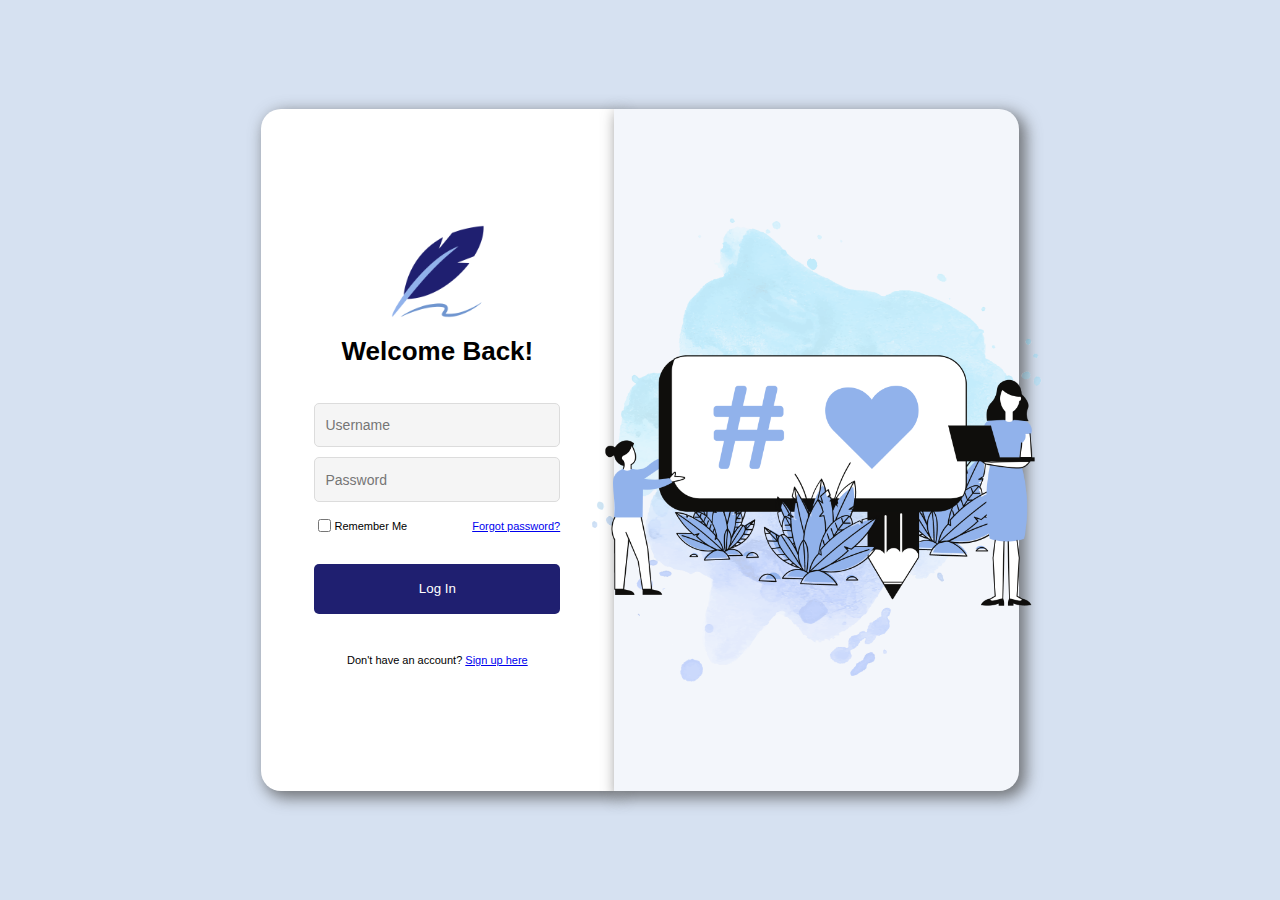
<file: index.html>
<html>
    <head>
        <title>Social Media: Login Form</title>
        <link rel="stylesheet" href="css/app.css">
        <script src="scripts/app.js"></script>
    </head>

    <body class="main-container">
        <!-- ======= Main Flex Container (Entire Rectangle) ======= -->
        <div class="flex-login-container">

            <!-- ======= Flex Item #1 (Left Half) ======= -->
            <div class="login-container">
                <img src="assets/images/mock-social-media-logo.png" alt="Mock Social Media Logo" height="60" class="website-logo">
                <h1>Welcome Back!</h1>

                <form action="index2.html" method="POST" id="login-form">
                    <input type="text" name="username" id="username" class="text-field" placeholder="Username" required>
                    <!-- username: admin, PW: 1234 -->
                    <input type="password" name="password" id="password" class="text-field"  placeholder="Password" required>
                    <div class="login-action-row-1">
                        <div class="dual-action-container">
                            <input type="checkbox">
                            <p>Remember Me</p>
                        </div>
                        <a href="https://www.google.com">Forgot password?</a>
                    </div>
                    <button type="button" onclick="validate()" class="login-button">Log In</button>
                </form>

                <div class="login-action-row-2">
                    <p>Don't have an account? <a href="https://www.google.com">Sign up here</a></p>
                </div>
            </div>

            <!-- ======= Flex Item #2 (Right Half) ======= -->
            <div class="side-image-container">
                <img src="assets/images/login-side-image.png" alt="Drawn Characters Interacting with Each Other" height="310" class="decorative-image">
            </div>
        </div>
    </body>
</html>
</file>
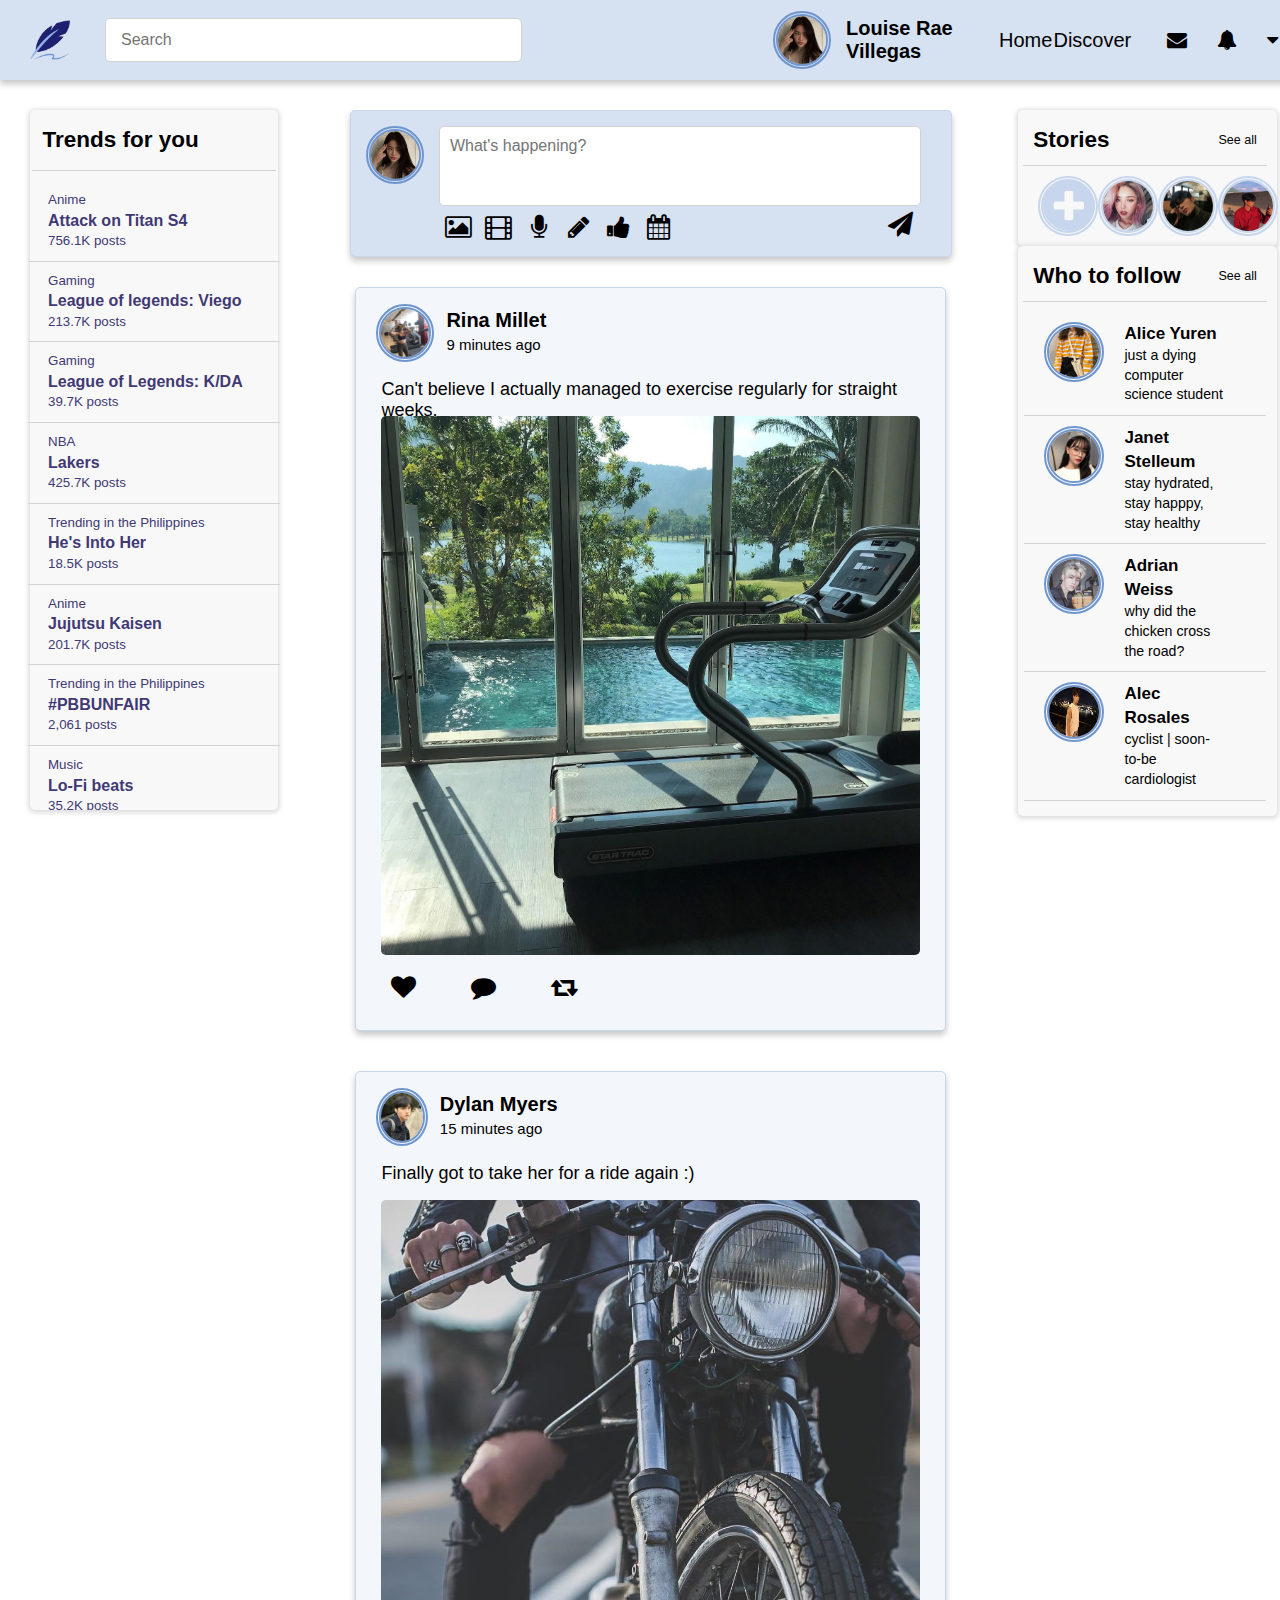
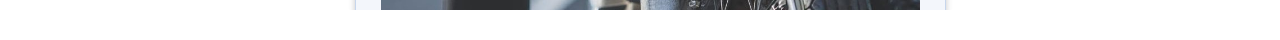
<file: newsfeed.html>
<html>
    <head>
        <title>Social Media: News Feed</title>
        <link rel="stylesheet" href="css/newsfeed.css">
        <link rel="stylesheet" href="https://cdnjs.cloudflare.com/ajax/libs/font-awesome/4.7.0/css/font-awesome.min.css">
    </head>

    <body>
        <main>
        <!-- ============== HEADER ============== -->
            <header class="header">
                <!---- LOGO, SEARCH BAR ---->
                <div class="header-actions-1">
                    <img src="assets/images/mock-social-media-logo.png" alt="Mock Social Media Logo" height="40" class="logo">
                    <input type="text"class="search-bar" placeholder="Search">
                </div>

                <!---- TABS ---->
                <div class="header-actions-2">

                    <!---- PROFILE TAB ---->
                    <a class="profile-tab" href="https://www.google.com">
                        <img class="profile-picture" src="assets/images/profile-picture.png" alt="Profile Picture" height="48" width="48">
                        <strong class="individual-element">Louise Rae Villegas</strong>
                    </a>
                    
                    <div class="tab-container">
                        <!---- CREATE TAB ---->
                        <div class="other-tab">
                            <a href="https://www.google.com">Home</a>
                        </div>

                        <!---- HOME TAB ---->
                        <div class="other-tab">
                            <a href="https://www.google.com">Discover</a>
                        </div>
                        
                        <!---- ICON TABS (MESSAGES, NOTIFICATIONS, MORE OPTIONS) ---->
                        <div class="icon-tab">
                            <abbr title="Messages"><a class="individual-element" href="https://www.google.com"><i class="fa fa-envelope"></i></a></abbr>
                            <abbr title="Notifications"><a class="individual-element" href="https://www.google.com"><i class="fa fa-bell"></i></a></abbr>
                            <abbr title="More"><a class="individual-element" href="https://www.google.com"><i class="fa fa-caret-down"></i></a></abbr>
                        </div>
                    </div>

                </div>
            </header>


        <!-- ============== MAIN CONTENTS ============== -->
        <main class="flex-main">
            <!-- ============== CONTAINER FOR ALL LEFT PANEL ELEMENTS ============== -->
            <div class="flex-left-panel">
                <!-- ========== LEFT PANEL: TRENDING TOPICS ========== -->
                <div class="trend-heading">
                    <h2>Trends for you</h2>
                </div>
                <div class="trend-content">
                    <div class="trend-entry">
                        <small>Anime</small><br>
                        <strong>Attack on Titan S4</strong></br>
                        <small>756.1K posts</small>
                    </div>
                    <div class="trend-entry">
                        <small>Gaming</small><br>
                        <strong>League of legends: Viego</strong><br>
                        <small>213.7K posts</small>
                    </div>
                    <div class="trend-entry">
                        <small>Gaming</small><br>
                        <strong>League of Legends: K/DA</strong><br>
                        <small>39.7K posts</small>
                    </div>
                    <div class="trend-entry">
                        <small>NBA</small><br>
                        <strong>Lakers</strong><br>
                        <small>425.7K posts</small>
                    </div>                
                    <div class="trend-entry">
                        <small>Trending in the Philippines</small><br>
                        <strong>He's Into Her</strong><br>
                        <small>18.5K posts</small>
                    </div>
                    <div class="trend-entry">
                        <small>Anime</small><br>
                        <strong>Jujutsu Kaisen</strong><br>
                        <small>201.7K posts</small>
                    </div>
                    <div class="trend-entry">
                        <small>Trending in the Philippines</small><br>
                        <strong>#PBBUNFAIR</strong><br>
                        <small>2,061 posts</small>
                    </div>
                    <div class="trend-entry">
                        <small>Music</small><br>
                        <strong>Lo-Fi beats</strong><br>
                        <small>35.2K posts</small>
                    </div>
                    <div class="trend-entry">
                        <small>COVID-19</small><br>
                        <strong>New Vaccine</strong><br>
                        <small>113.4K posts</small>
                    </div>
                    <div class="trend-entry">
                        <small>Trending in the Philippines</small><br>
                        <strong>Thank you shopee</strong><br>
                        <small>4,092K posts</small>
                    </div>
                </div>
            </div>


            <!-- ============== CONTAINER FOR ALL CENTER PANEL ELEMENTS ============== -->
            <div class="flex-center-panel">
                <!-- ============== CENTER PANEL: CREATE POST ============== -->
                <div class="outer-container">
                    <div class="create-post-panel">
                        <img class="profile-picture" src="assets/images/profile-picture.png" alt="Profile Picture" height="48" width="48">
                        <div class="action-panel">
                            <textarea class="input-text" rows="6" placeholder="What's happening?"></textarea>
                            <div class="create-post-action-row">
                                <div class="main-action-row">
                                    <abbr title="Photo"><div><button class="create-post-action-button"><i class="fa fa-image"></i></button></div></abbr>
                                    <abbr title="Video"><div><button class="create-post-action-button"><i class="fa fa-film"></i></button></div></abbr>
                                    <abbr title="Audio"><div><button class="create-post-action-button"><i class="fa fa-microphone"></i></button></div></abbr>
                                    <abbr title="Poll"><div><button class="create-post-action-button"><i class="fa fa-pencil"></i></button></div></abbr>
                                    <abbr title="Emoji"><div><button class="create-post-action-button"><i class="fa fa-thumbs-up"></i></button></div></abbr>
                                    <abbr title="Schedule a post"><div><button class="create-post-action-button"><i class="fa fa-calendar"></i></button></div></abbr>
                                </div>
                                <abbr title="Publish post"><div><button class="create-post-action-button"><i class="fa fa-paper-plane"></i></button></div></abbr>
                            </div>
                        </div>
                    </div>
                </div>


                <!-- ============== CENTER PANEL: NEWSFEED ============== -->
                <!-- ============== Post 1 ============== -->
                <div class="newsfeed-panel">
                    <div class="newsfeed-post">
                        <div class="header-section">
                            <img src="assets/images/newsfeed-post-1.jpg" alt="Profile Picture of Random Mock Account" height="48" width="48" class="profile-picture">
                            <div class="name-section">
                                <strong class="newsfeed-name">Rina Millet</strong>
                                <small class="timestamp">9 minutes ago</small>
                            </div>
                        </div>
                        <div class="content-section">
                            <p>Can't believe I actually managed to exercise regularly for straight weeks.
                        </div>
                        <div class="media-section">
                            <img src="assets/images/newsfeed-post-1-media.jpg" alt="Home treadmill looking out to a swimming pool" class="media" width="100%"> 
                        </div>
                        <div class="interaction-row">
                            <div class="heart-container">
                                <button onclick="react(1)" id="heart-button" type="button" class="heart-action"><i class="fa fa-heart"></i></button>
                                <div class="heart-count" id="heart-count-1"></div>
                            </div>
                            <div class="comment-container">
                                <button type="button" class="comment-action"><i class="fa fa-comment"></i></button>
                                <div class="comment-count"></div>
                            </div>
                            <div class="repost-container">
                                <button type="button" class="repost-action"><i class="fa fa-retweet"></i></button>
                                <div class="repost-count"></div>
                            </div>
                        </div>
                    </div>
                </div>

                <!-- ============== Post 2 ============== -->
                <div class="newsfeed-panel">
                    <div class="newsfeed-post">
                        <div class="header-section">
                            <img src="assets/images/newsfeed-post-2.jpg" alt="Profile Picture of Random Mock Account" height="48" width="48" class="profile-picture">
                            <div class="name-section">
                                <strong class="newsfeed-name">Dylan Myers</strong>
                                <small class="timestamp">15 minutes ago</small>
                            </div>
                        </div>
                        <div class="content-section">
                            <p>Finally got to take her for a ride again :)</p>
                        </div>
                        <div class="media-section">
                            <img src="assets/images/newsfeed-post-2-media.jpg" alt="Motorcycle" class="media" width="100%"> 
                        </div>
                        <div class="interaction-row">
                            <div class="heart-container">
                                <button onclick="react(2)" type="button" class="heart-action"><i class="fa fa-heart"></i></button>
                                <div class="heart-count" id="heart-count-2"></div>
                            </div>
                            <div class="comment-container">
                                <button type="button" class="comment-action"><i class="fa fa-comment"></i></button>
                                <div class="comment-count"></div>
                            </div>
                            <div class="repost-container">
                                <button type="button" class="repost-action"><i class="fa fa-retweet"></i></button>
                                <div class="repost-count"></div>
                            </div>
                        </div>
                    </div>
                </div>

                <!-- ============== Post 3 ============== -->
                <div class="newsfeed-panel">
                    <div class="newsfeed-post">
                        <div class="header-section">
                            <img src="assets/images/newsfeed-post-3.jpg" alt="Profile Picture of Random Mock Account" height="48" width="48" class="profile-picture">
                            <div class="name-section">
                                <strong class="newsfeed-name">Lillia Sy</strong>
                                <small class="timestamp">1 hour ago</small>
                            </div>
                        </div>
                        <div class="content-section">
                            <p>Missing Tokyo so bad! <span class="hashtags">#Throwback</span></p>
                        </div>
                        <div class="media-section">
                            <img src="assets/images/newsfeed-post-3-media.jpg" alt="Tokyo with neon lights" class="media" width="100%"> 
                        </div>
                        <div class="interaction-row">
                            <div class="heart-container">
                                <button onclick="react(3)" type="button" class="heart-action"><i class="fa fa-heart"></i></button>
                                <div class="heart-count" id="heart-count-3"></div>
                            </div>
                            <div class="comment-container">
                                <button type="button" class="comment-action"><i class="fa fa-comment"></i></button>
                                <div class="comment-count"></div>
                            </div>
                            <div class="repost-container">
                                <button type="button" class="repost-action"><i class="fa fa-retweet"></i></button>
                                <div class="repost-count"></div>
                            </div>
                        </div>
                    </div>
                </div>

                <!-- ============== Post 4 ============== -->
                <div class="newsfeed-panel">
                    <div class="newsfeed-post">
                        <div class="header-section">
                            <img src="assets/images/newsfeed-post-4.jpg" alt="Profile Picture of Random Mock Account" height="48" width="48" class="profile-picture">
                            <div class="name-section">
                                <strong class="newsfeed-name">Mimi Sukuna</strong>
                                <small class="timestamp">1 hour ago</small>
                            </div>
                        </div>
                        <div class="content-section">
                            <p>just LOOK at this adorable babie</p>
                        </div>
                        <div class="media-section">
                            <img src="assets/images/newsfeed-post-4-media.jpg" alt="Sleepy cat" class="media" width="100%"> 
                        </div>
                        <div class="interaction-row">
                            <div class="heart-container">
                                <button onclick="react(4)" type="button" class="heart-action"><i class="fa fa-heart"></i></button>
                                <div class="heart-count" id="heart-count-4"></div>
                            </div>
                            <div class="comment-container">
                                <button type="button" class="comment-action"><i class="fa fa-comment"></i></button>
                                <div class="comment-count"></div>
                            </div>
                            <div class="repost-container">
                                <button type="button" class="repost-action"><i class="fa fa-retweet"></i></button>
                                <div class="repost-count"></div>
                            </div>
                        </div>
                    </div>
                </div>

                <!-- ============== Post 5 ============== -->
                <div class="newsfeed-panel">
                    <div class="newsfeed-post">
                        <div class="header-section">
                            <img src="assets/images/newsfeed-post-5.jpg" alt="Profile Picture of Random Mock Account" height="48" width="48" class="profile-picture">
                            <div class="name-section">
                                <strong class="newsfeed-name">Mark Sun</strong>
                                <small class="timestamp">2 hours ago</small>
                            </div>
                        </div>
                        <div class="content-section">
                            <p>back when i could casually get to high places haha</p>
                        </div>
                        <div class="media-section">
                            <img src="assets/images/newsfeed-post-5-media.jpg" alt="Man on roof" class="media" width="100%"> 
                        </div>
                        <div class="interaction-row">
                            <div class="heart-container">
                                <button onclick="react(5)" type="button" class="heart-action"><i class="fa fa-heart"></i></button>
                                <div class="heart-count" id="heart-count-5"></div>
                            </div>
                            <div class="comment-container">
                                <button type="button" class="comment-action"><i class="fa fa-comment"></i></button>
                                <div class="comment-count"></div>
                            </div>
                            <div class="repost-container">
                                <button type="button" class="repost-action"><i class="fa fa-retweet"></i></button>
                                <div class="repost-count"></div>
                            </div>
                        </div>
                    </div>
                </div>

                <!-- ============== Post 6 ============== -->
                <div class="newsfeed-panel">
                    <div class="newsfeed-post">
                        <div class="header-section">
                            <img src="assets/images/newsfeed-post-6.jpg" alt="Profile Picture of Random Mock Account" height="48" width="48" class="profile-picture">
                            <div class="name-section">
                                <strong class="newsfeed-name">Aubrey Jones</strong>
                                <small class="timestamp">3 hours ago</small>
                            </div>
                        </div>
                        <div class="content-section">
                            <p>Embracing the <i>plantita</i> life!</p>
                        </div>
                        <div class="media-section">
                            <img src="assets/images/newsfeed-post-6-media.jpg" alt="Indoor plants" class="media" width="100%"> 
                        </div>
                        <div class="interaction-row">
                            <div class="heart-container">
                                <button onclick="react(6)" type="button" class="heart-action"><i class="fa fa-heart"></i></button>
                                <div class="heart-count" id="heart-count-6"></div>
                            </div>
                            <div class="comment-container">
                                <button type="button" class="comment-action"><i class="fa fa-comment"></i></button>
                                <div class="comment-count"></div>
                            </div>
                            <div class="repost-container">
                                <button type="button" class="repost-action"><i class="fa fa-retweet"></i></button>
                                <div class="repost-count"></div>
                            </div>
                        </div>
                    </div>
                </div>

                <!-- ============== Post 7 ============== -->
                <div class="newsfeed-panel">
                    <div class="newsfeed-post">
                        <div class="header-section">
                            <img src="assets/images/newsfeed-post-7.jpg" alt="Profile Picture of Random Mock Account" height="48" width="48" class="profile-picture">
                            <div class="name-section">
                                <strong class="newsfeed-name">Nick Park</strong>
                                <small class="timestamp">3 hours ago</small>
                            </div>
                        </div>
                        <div class="content-section">
                            <p>Getting ready for my new mukbang video! Subscribe to my channel <a href="https://www.google.com" class="hashtags"><u>here!</u></a></p>
                        </div>
                        <div class="media-section">
                            <img src="assets/images/newsfeed-post-7-media.jpg" alt="Chicken wings" class="media" width="100%"> 
                        </div>
                        <div class="interaction-row">
                            <div class="heart-container">
                                <button onclick="react(7)" type="button" class="heart-action"><i class="fa fa-heart"></i></button>
                                <div class="heart-count" id="heart-count-7"></div>
                            </div>
                            <div class="comment-container">
                                <button type="button" class="comment-action"><i class="fa fa-comment"></i></button>
                                <div class="comment-count"></div>
                            </div>
                            <div class="repost-container">
                                <button type="button" class="repost-action"><i class="fa fa-retweet"></i></button>
                                <div class="repost-count"></div>
                            </div>
                        </div>
                    </div>
                </div>

                <!-- ============== Post 8 ============== -->
                <div class="newsfeed-panel">
                    <div class="newsfeed-post">
                        <div class="header-section">
                            <img src="assets/images/newsfeed-post-8.jpg" alt="Profile Picture of Random Mock Account" height="48" width="48" class="profile-picture">
                            <div class="name-section">
                                <strong class="newsfeed-name">Tiffany Young</strong>
                                <small class="timestamp">3 hours ago</small>
                            </div>
                        </div>
                        <div class="content-section">
                            <p>Trying to study 😬</p>
                        </div>
                        <div class="media-section">
                            <img src="assets/images/newsfeed-post-8-media.jpg" alt="Study desk set-up" class="media" width="100%"> 
                        </div>
                        <div class="interaction-row">
                            <div class="heart-container">
                                <button onclick="react(8)" type="button" class="heart-action"><i class="fa fa-heart"></i></button>
                                <div class="heart-count" id="heart-count-8"></div>
                            </div>
                            <div class="comment-container">
                                <button type="button" class="comment-action"><i class="fa fa-comment"></i></button>
                                <div class="comment-count"></div>
                            </div>
                            <div class="repost-container">
                                <button type="button" class="repost-action"><i class="fa fa-retweet"></i></button>
                                <div class="repost-count"></div>
                            </div>
                        </div>
                    </div>
                </div>

                <!-- ============== Post 9 ============== -->
                <div class="newsfeed-panel">
                    <div class="newsfeed-post">
                        <div class="header-section">
                            <img src="assets/images/newsfeed-post-9.jpg" alt="Profile Picture of Random Mock Account" height="48" width="48" class="profile-picture">
                            <div class="name-section">
                                <strong class="newsfeed-name">Kayle Stefan</strong>
                                <small class="timestamp">3 hours ago</small>
                            </div>
                        </div>
                        <div class="content-section">
                            <p>My new stuff arrived today! I'm so excited to try them out!</p>
                        </div>
                        <div class="media-section">
                            <img src="assets/images/newsfeed-post-9-media.png" alt="Make-up materials" class="media" width="100%"> 
                        </div>
                        <div class="interaction-row">
                            <div class="heart-container">
                                <button onclick="react(9)" type="button" class="heart-action"><i class="fa fa-heart"></i></button>
                                <div class="heart-count" id="heart-count-9"></div>
                            </div>
                            <div class="comment-container">
                                <button type="button" class="comment-action"><i class="fa fa-comment"></i></button>
                                <div class="comment-count"></div>
                            </div>
                            <div class="repost-container">
                                <button type="button" class="repost-action"><i class="fa fa-retweet"></i></button>
                                <div class="repost-count"></div>
                            </div>
                        </div>
                    </div>
                </div>

                <!-- ============== Post 10 ============== -->
                <div class="newsfeed-panel">
                    <div class="newsfeed-post">
                        <div class="header-section">
                            <img src="assets/images/newsfeed-post-10.jpg" alt="Profile Picture of Random Mock Account" height="48" width="48" class="profile-picture">
                            <div class="name-section">
                                <strong class="newsfeed-name">Derek Lim</strong>
                                <small class="timestamp">4 hours ago</small>
                            </div>
                        </div>
                        <div class="content-section">
                            <p>was feeling on fire today!!</p>
                        </div>
                        <div class="media-section">
                            <img src="assets/images/newsfeed-post-10-media.jpg" alt="Beach volleyball" class="media" width="100%"> 
                        </div>
                        <div class="interaction-row">
                            <div class="heart-container">
                                <button onclick="react(10)" type="button" class="heart-action"><i class="fa fa-heart"></i></button>
                                <div class="heart-count" id="heart-count-10"></div>
                            </div>
                            <div class="comment-container">
                                <button type="button" class="comment-action"><i class="fa fa-comment"></i></button>
                                <div class="comment-count"></div>
                            </div>
                            <div class="repost-container">
                                <button type="button" class="repost-action"><i class="fa fa-retweet"></i></button>
                                <div class="repost-count"></div>
                            </div>
                        </div>
                    </div>
                </div>
            </div>



            <!-- ============== CONTAINER FOR ALL RIGHT PANEL ELEMENTS ============== -->
            <div class="flex-right-panel">
                <!-- ========== RIGHT PANEL: STORIES ========== -->
                <div class="stories-panel">
                    <div class="stories-heading">
                        <h2>Stories</h2>
                        <small><a>See all</a></small>
                    </div>
                    <div class="stories-row">
                        <div class="story-profile-picture"><i class="fa fa-plus-circle"></i></div>
                        <img src="assets/images/story-1.png" alt="Profile Picture of Random Mock Account" height="48" width="48" class="story-profile-picture">
                        <img src="assets/images/story-2.jpg" alt="Profile Picture of Random Mock Account" height="48" width="48" class="story-profile-picture">
                        <img src="assets/images/story-3.jpg" alt="Profile Picture of Random Mock Account" height="48" width="48" class="story-profile-picture">
                    </div>
                </div>


                <!-- ========== RIGHT PANEL: WHO TO FOLLOW ========== -->
                <div class="follow-suggestions-panel">
                    <div class="follow-suggestions-heading">
                        <h2>Who to follow</h2>
                        <small><a>See all</a></small>
                    </div>
                    <div class="suggestions-section">
                        <div class="suggestion-entry">
                            <img src="assets/images/follow-suggestion-1.jpg" alt="Profile Picture of Random Mock Account" height="50" width="50" class="profile-picture">
                            <div class="suggestion-name">
                                <strong>Alice Yuren</strong>
                                <small>just a dying computer science student</small>
                            </div>
                        </div>
                        <div class="suggestion-entry">
                            <img src="assets/images/follow-suggestion-2.jpg" alt="Profile Picture of Random Mock Account" height="50" width="50" class="profile-picture">
                            <div class="suggestion-name">
                                <strong>Janet Stelleum</strong>
                                <small>stay hydrated, stay happpy, stay healthy</small>
                            </div>
                        </div>
                        <div class="suggestion-entry">
                            <img src="assets/images/follow-suggestion-3.jpg" alt="Profile Picture of Random Mock Account" height="50" width="50" class="profile-picture">
                            <div class="suggestion-name">
                                <strong>Adrian Weiss</strong>
                                <small>why did the chicken cross the road?</small>
                            </div>
                        </div>
                        <div class="suggestion-entry">
                            <img src="assets/images/follow-suggestion-4.jpg" alt="Profile Picture of Random Mock Account" height="50" width="50" class="profile-picture">
                            <div class="suggestion-name">
                                <strong>Alec Rosales</strong>
                                <small>cyclist | soon-to-be cardiologist</small>
                            </div>
                        </div>
                    </div>
                </div>
            </div>
        </main>

        <script src="scripts/app.js"></script>
    </body>
</html>
</file>
<file: css/app.css>
html {
background-color: #d6e1f1;
}

.main-container {
    display: flex;
    justify-content: center;
    align-items: center;
}

/*======= MAIN FLEX CONTAINER (ENTIRE RECTNGLE) =======*/
.flex-login-container {
    display: flex;
    justify-content: center;
    flex-direction: row;
    align-items: center;
    height: 70%;
    width: 60%;
}

/*======= FLEX ITEM #1 (LEFT HALF) =======*/
.login-container {
    display: flex;
    flex-direction: column;
    align-items: center;
    justify-content: center;
    height: 100%;
    width: 55%;
    padding: 32px;
    border-radius: 20px 0 0 20px;
    background-color: white;
    font-family: Arial, Helvetica, sans-serif;
    font-size: 13px;
    box-shadow: 5px 5px 15px 2px rgba(80, 80, 80, 0.75);
}

.website-logo {
    height: 15%;
}

form {
    display: flex;
    flex-direction: column;
    justify-content: center;
    height: 40%;
    width: 85%;
    background-color: white;
}

.text-field {
    width: 100%;
    height: 18%;
    border: 1px solid gainsboro;
    background-color: whitesmoke;
    border-radius: 5px;
    margin: 5px 0;
    padding: 10px;
    font-size: 14px;
}

.login-action-row-1{
    display: flex;
    justify-content: space-between;
    align-items: center;
    width: 100%;
    height: 15%;
    font-size: 11px;
    font-weight: 100;
    font-family: Arial, Helvetica, sans-serif;
}

.dual-action-container {
    width: 50%;
    display: flex;
    justify-content: flex-start;
    align-items: center;
}

.login-button {
    width: 100%;
    height: 20%;
    background-color: #1f1f70;
    color: white;
    border-radius: 5px;
    margin: 20px 0 4px 0;;
    border: none;
    transition-duration: 0.4s;
}

.login-button:hover {
    background-color:#6f95cf;
    color: white;
}

.login-action-row-2{
    display: flex;
    justify-content: center;
    align-items: center;
    width: 100%;
    height: 30px;
    font-size: 11px;
    font-weight: 100;
    font-family: Arial, Helvetica, sans-serif;
}

/*======= FLEXT ITEM #2 (RIGHT HALF) =======*/
.side-image-container {
    display: flex;
    justify-content: center;
    align-items: center;
    height: 100%;
    width: 45%;
    padding: 32px;
    border-radius: 0 20px 20px 0;
    background-color:#f3f6fb;
    box-shadow: 5px 5px 15px 2px rgba(80, 80, 80, 0.75);
}

.decorative-image {
    height: 75%;
}
</file>
<file: css/newsfeed.css>
html {
    background: white;
}

body {
    margin: 0px;
}

/*========== HEADER ==========*/
header {
    font-size: 20px;
    font-family: Sans-serif;
}

a {
    color: black;
    text-decoration: none;
    transition-duration: 0.4s;
}

a:hover {
    color: #3864a4;
    text-decoration: none;
}

.header {
    display: flex;
    align-items: center;
    justify-content: space-between;
    height: 70px;
    width: 100%;
    padding: 5px;
    background-color: #d6e1f1;
    box-shadow: 0px 4px 6px 0px rgba(180, 180, 180, 0.75);
}

/*--- logo, Search Bar ---*/
.header-actions-1 {
    display: flex;
    justify-content: flex-start;
    align-items: center;
    height: 80%;
    width: 40%; 
    padding: 5px; 
}

.logo {
    padding: 0px 35px 0px 20px;
}

.search-bar {
    width: 85%;
    height: 80%;
    padding: 15px;
    border-radius: 5px;
    border: 1px solid lightgray;
    font-size: 16px;
}

/*---- TABS: PROFILE, CREATE, HOME, MESSAGES, NOTIFICATIONS, MORE OPTIONS ----*/
.header-actions-2 {
    display: flex;
    justify-content:space-between;
    align-items: center;
    height: 80%;
    width: 40%; 
    padding: 5px;
}

.individual-element {
    padding: 15px;
}

/*---- Profile Tab ----*/
.profile-tab {
    display: flex;
    align-items: center;
    height: 100%;
    width: 40%;
    padding: 5px;
}

.profile-picture {
    border-radius: 50%;
    border: 5px double #6f95cf;
}

.tab-container {
    display: flex;
    justify-content: space-between;
    align-items: center;
    height: 100%;
    width: 50%;
    padding-right: 30px;
}

/*---- Create Tab, Home Tab ----*/
.other-tab {
    display: flex;
    justify-content: center;
    align-items: center;
    height: 35px;
    width: 60px;
    padding: 5px;
}

/*---- Notifications Tab, Messages Tab, More Options Tab ----*/
.icon-tab {
    display: flex;
    justify-content:left;
    align-items: center;
    height: 35px;
    width: 130px;
    padding: 0px 25px 0px 25px;
}


/*========== MAIN CONTENTS ==========*/
.flex-main {
    display: flex;
    justify-content: space-between;
    align-items: flex-start;
    width: 97%;
    padding: 30px;
}

/*========== LEFT PANEL ==========*/
.flex-left-panel {
    display: flex;
    flex-direction: column;
    justify-content: flex-start;
    align-items: center;
    height: 700px;
    width: 20%;
    border-radius: 5px;
    font-family: Sans-serif;
    background-color: #f8f8f8;
    box-shadow: 0px 1px 4px 2px rgba(211,211,211,0.75);
}

/*------ Left Panel: Trends ------*/
.trend-heading {
    display: flex;
    justify-content: left;
    align-items: center;
    height: 40px;
    width: 90%;
    padding: 10px;
    font-size: 15px;
    border-bottom: 1px solid lightgray;
}

.trend-content {
    display: flex;
    flex-direction: column;
    justify-content: left;
    align-items: center;
    height: 100%;
    width: 95%;
    padding: 10px;
    overflow-y: scroll;
    overflow-x: hidden;

}

::-webkit-scrollbar {
    width: 6px;
}

::-webkit-scrollbar-track {
    background: whitesmoke;
}

::-webkit-scrollbar-thumb {
    background: #d6e1f1;
}

::-webkit-scrollbar-thumb:hover {
background: #555; 
}

.trend-entry {
    width: 90%;
    padding: 10px 20px 10px 20px;
    font-size: 16px;
    line-height: 1.4;
    border-bottom: 1px solid lightgray;
    transition-duration: 0.3s;
    color: rgb(65, 57, 116);
}

.trend-entry:hover {
    background-color: #d6e1f1;
}


/*========== CENTER PANEL ==========*/
.flex-center-panel {
    display: flex;
    flex-direction: column;
    justify-content: flex-start;
    align-items: center;
    align-content: space-between;
    height: 1500px;
    width: 50%;
    border-radius: 10px;
    font-family: Arial, Helvetica, sans-serif;
    overflow-y: scroll;
    overflow-x: hidden;
}

/*------ Center Panel: Create Post ------*/
.outer-container {
    display: flex;
    height: 135px;
    width: 95%;
    padding: 5px;
    background-color: #d6e1f1;
    border: 1px solid#c7d6ec;
    box-shadow: 0px 4px 6px 0px rgba(180, 180, 180, 0.75);
    border-radius: 5px;
    margin-bottom: 10px
}

.create-post-panel {
    display: flex;
    flex-direction: row;
    width: 100%;
    padding: 10px;
}

.action-panel {
    display: flex;
    flex-direction: column;
    justify-content: space-between;
    height: 120px;
    width: 100%;
    padding: 0 15px;
}

.input-text {
    height: 200px;
    width: 100%;
    padding: 10px;
    border-radius: 5px;
    border: 1px solid lightgray;
    resize: none;
    font-family: Arial, Helvetica, sans-serif;
    font-size: 16px;
}

.create-post-action-row {
    display: flex;
    justify-content: space-between;
}

.main-action-row {
    display: flex;
    justify-content: space-between;
    align-items: center;
    margin-top: 3px;
    width: 45%;
}

.create-post-action-button {
    padding: 6px;
    font-size: 25px;
    width: 40px;
    border: none;
    transition-duration: 0.3s;
    background-color: #d6e1f1;
    border-radius: 5px;
}

.create-post-action-button:hover {
    background-color:  #f3f6fb;
    border-radius: 5px;
    box-shadow: 1px 1px 2px 0px rgb(197, 197, 197);
}


/*------ Center Panel: Newsfeed ------*/
.newsfeed-panel {
    display: flex;
    flex-direction: column;
    justify-content: flex-start;
    width: 100%;
    padding: 5px;
}

.newsfeed-post {
    margin: 15px;
    padding: 20px;
    background-color: #f3f6fb;
    border: 1px solid#c7d6ec;
    border-radius: 5px;
    box-shadow: 0px 4px 6px 0px rgba(180, 180, 180, 0.75);
    font-size: 20px;
}

.header-section {
    display: flex;
    flex-direction: row;
    justify-content: space-between;
    align-items: center;
    height: 20px;
    padding: 15px 0;
}

.name-section {
    display: flex;
    flex-direction: column;
    justify-content: center;
    align-items: flex-start;
    width: 100%;
    height: 40px;
    padding: 0 12px;

}

.newsfeed-name {
    font-size: 20px;
}

.timestamp {
    font-size: 15px;
    padding: 4px 0;
}
        
.content-section {
    padding: 3px 5px 20px 5px;
    height: 30px;
    font-size: 18px;
}

.hashtags {
    color:  #6f95cf;
}

.media-section {
    padding: 5px;
}

.media {
    border-radius: 5px;
}

.interaction-row {
    display: flex;
    flex-direction: row;
    justify-content: space-between;
    align-items: center;
    height: 35px;
    width: 40%;
    padding: 5px;
    margin-top: 5px;
}

.heart-container {
    display: flex;
    flex-direction: row;
    align-items: center;
    width: 80px;
}

.heart-action {
    padding: 10px;
    font-size: 25px;
    width: 50px;
    border: none;
    background-color: #f3f6fb;
}

.heart-action:hover {
    background-color: #d6e1f1;
    border-radius: 5px;
    box-shadow: 1px 1px 2px 0px rgb(197, 197, 197);
}

.heart-count {
    display: flex;
    flex-direction: row;
    padding: 6px;
    font-size: 20px;
    width: 30px;
    color:steelblue;
    margin-left: 10px;
}

.comment-container {
    display: flex;
    flex-direction: row;
    align-items: center;
    width: 80px;
}

.comment-action {
    padding: 10px;
    font-size: 25px;
    width: 50px;
    border: none;
    background-color: #f3f6fb;
}

.comment-action:hover {
    background-color: #d6e1f1;
    border-radius: 5px;
    box-shadow: 1px 1px 2px 0px rgb(197, 197, 197);
}

.comment-count {
    display: flex;
    flex-direction: row;
    padding: 6px;
    font-size: 14px;
    width: 30px;
    color:steelblue;
}

.repost-container {
    display: flex;
    flex-direction: row;
    align-items: center;
    width: 80px;
}

.repost-action {
    padding: 10px;
    font-size: 25px;
    width: 50px;
    border: none;
    background-color: #f3f6fb;
}

.repost-action:hover {
    background-color: #d6e1f1;
    border-radius: 5px;
    box-shadow: 1px 1px 2px 0px rgb(197, 197, 197);
}

.repost-count {
    display: flex;
    flex-direction: row;
    padding: 6px;
    font-size: 14px;
    width: 30px;
    color:steelblue;
}

/*========== RIGHT PANEL ==========*/
.flex-right-panel {
    display: flex;
    flex-direction: column;
    justify-content: space-between;
    align-items: center;
    height: 600px;
    width: 20%;
    border-radius: 5px;
    font-family: Arial, Helvetica, sans-serif;
}

/*------ Right panel: Stories ------*/
.stories-panel {
    display: flex;
    flex-direction: column;
    width: 100%;
    padding: 5px;
    background-color: #f8f8f8;
    box-shadow: 0px 1px 4px 2px rgba(211,211,211,0.75);
    border-radius: 5px;
}

.stories-heading {
    display: flex;
    flex-direction: row;
    justify-content: space-between;
    align-items: center;
    height: 30px;
    width: 90%;
    padding: 10px;
    font-size: 15px;
    border-bottom: 1px solid lightgray;
}

.stories-row {
    display: flex;
    flex-direction: row;
    justify-content: space-between;
    align-items: center;
    height: 40px;
    width: 90%;
    padding: 15px 10px 10px 10px;
    font-size: 14px;
    margin: 5px;
}

.story-profile-picture {
    display: flex;
    justify-content: center;
    align-items: center;
    border-radius: 50%;
    height: 50px;
    width: 50px;
    color: #c7d6ec;
    border: 5px double #c7d6ec;
    font-size: 60px;
}

/*------ Right anel: Who to Follow ------*/
.follow-suggestions-panel {
    display: flex;
    flex-direction: column;
    width: 100%;
    padding: 5px;
    background-color: #f8f8f8;
    box-shadow: 0px 1px 4px 2px rgba(211,211,211,0.75);
    border-radius: 5px;
}

.follow-suggestions-heading {
    display: flex;
    flex-direction: row;
    justify-content: space-between;
    align-items: center;
    height: 30px;
    width: 90%;
    padding: 10px;
    font-size: 15px;
    border-bottom: 1px solid lightgray;
}

.suggestions-section {
    display: flex;
    flex-direction: column;
    justify-content: left;
    align-items: center;
    height: 100%;
    width: 90%;
    padding: 10px;
    font-size: 14px;
}

.suggestion-entry {
    width: 90%;
    padding: 10px 20px 10px 20px;
    font-size: 17px;
    line-height: 1.4;
    display: flex;
    flex-direction: row;
    justify-content: flex-start;
    border-bottom: 1px solid lightgray;
    transition-duration: 0.3s;
}

.suggestion-entry:hover {
    background-color: #d6e1f1;
}

.suggestion-name {
    display: flex;
    flex-direction: column;
    justify-content: flex-start;
    width: 100%;
    padding: 0 20px;
}
</file>
